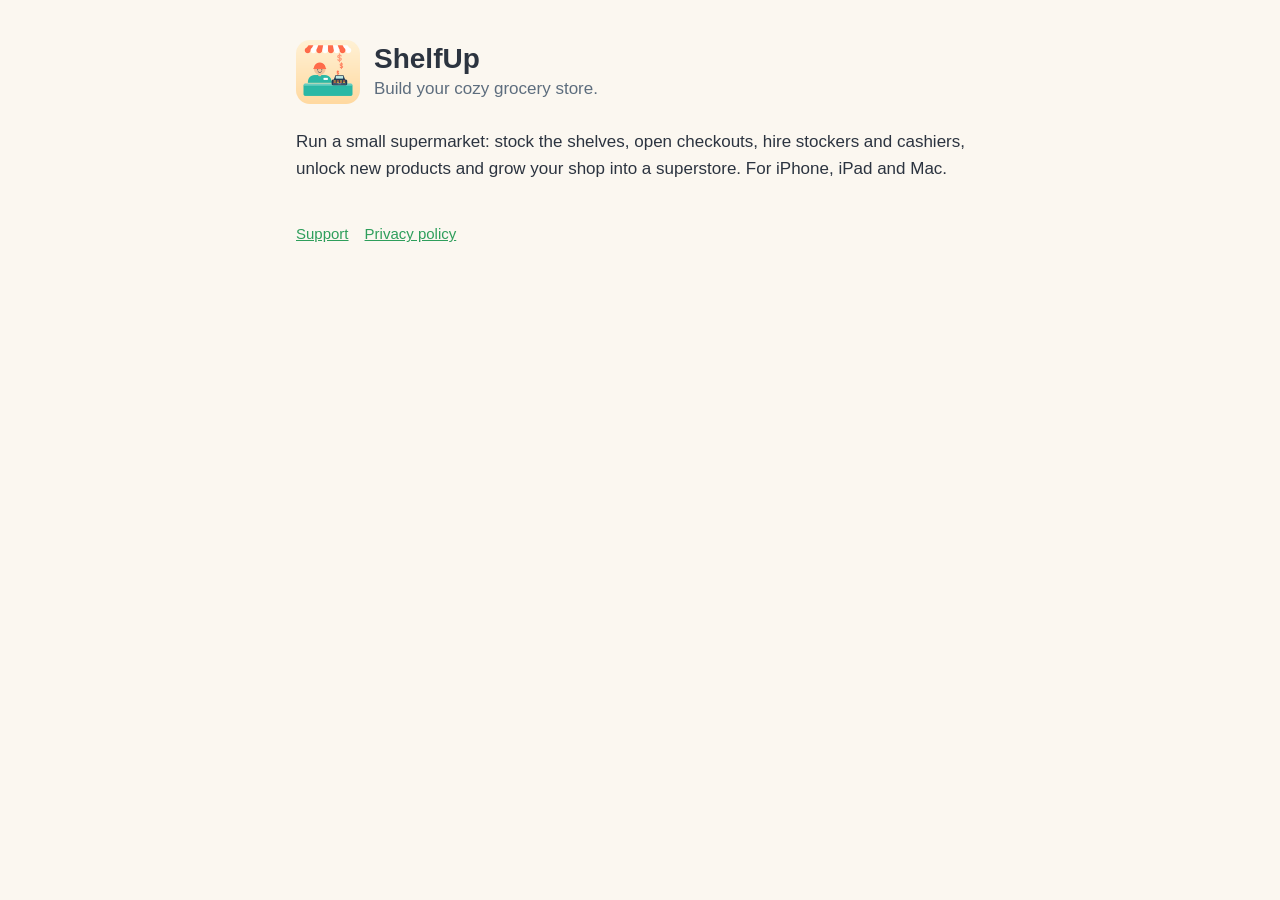
<file: index.html>
<!doctype html>
<html lang="en">
<head>
<meta charset="utf-8"><meta name="viewport" content="width=device-width, initial-scale=1">
<title>ShelfUp</title>
<link rel="stylesheet" href="style.css">
</head>
<body><main>
<header><img src="icon.png" alt=""><div><h1>ShelfUp</h1><p>Build your cozy grocery store.</p></div></header>
<p>Run a small supermarket: stock the shelves, open checkouts, hire stockers and cashiers, unlock new
products and grow your shop into a superstore. For iPhone, iPad and Mac.</p>
<nav><a href="support.html">Support</a><a href="privacy.html">Privacy policy</a></nav>
</main></body>
</html>
</file>
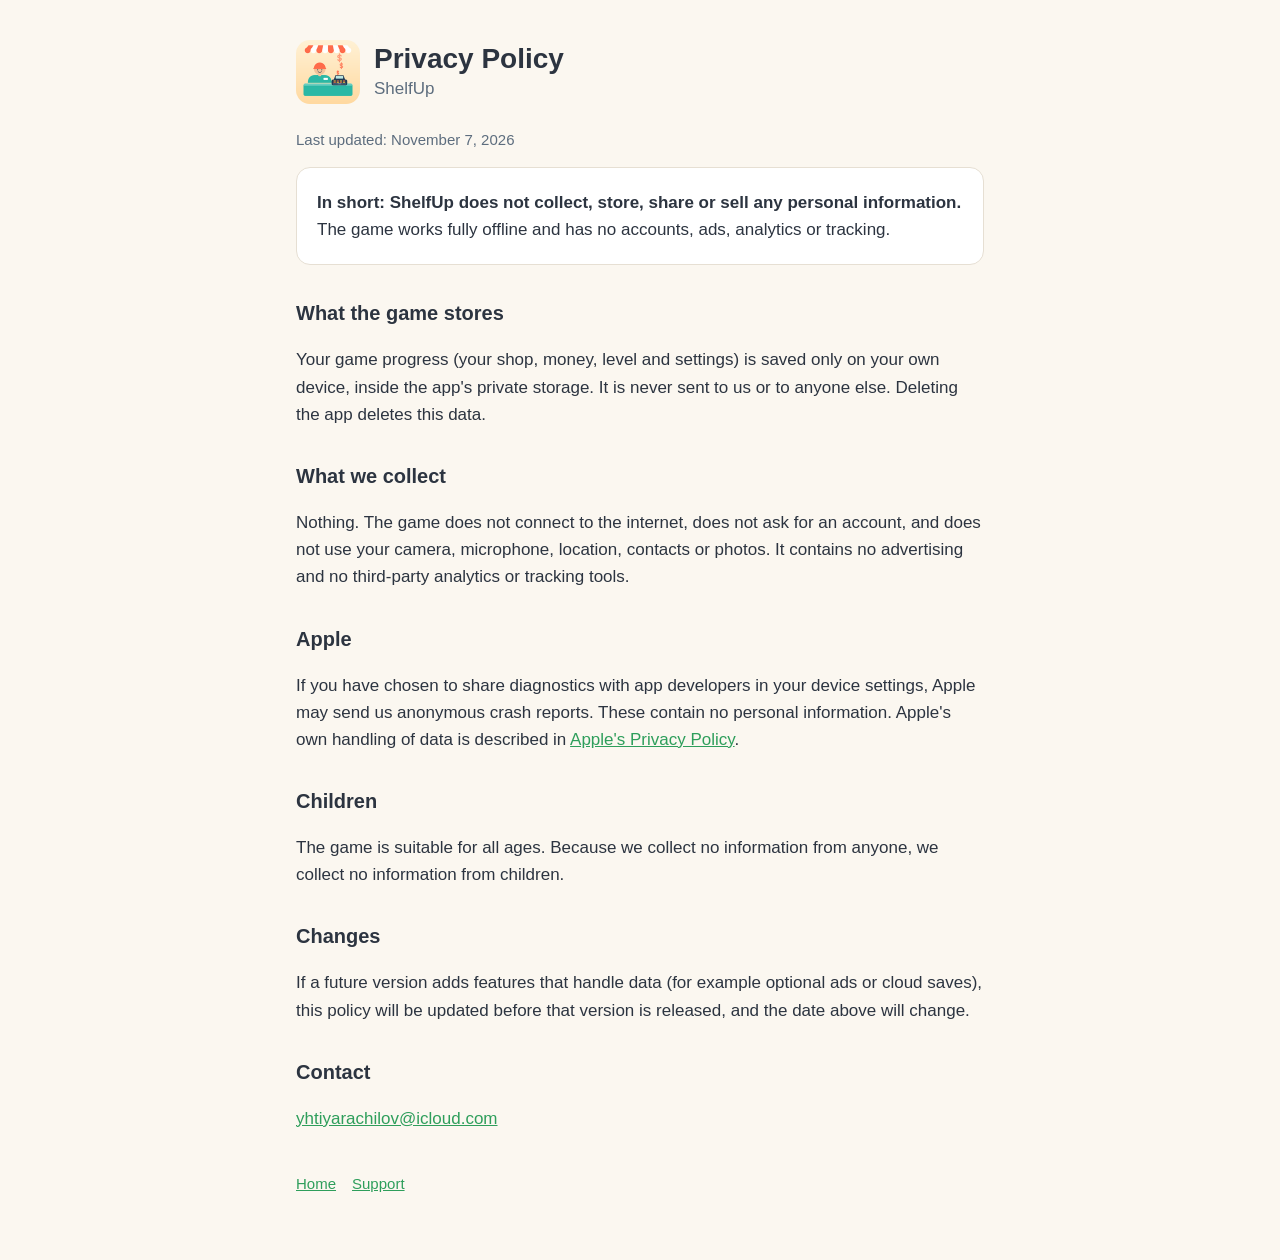
<file: privacy.html>
<!doctype html>
<html lang="en">
<head>
<meta charset="utf-8"><meta name="viewport" content="width=device-width, initial-scale=1">
<title>Privacy Policy</title>
<link rel="stylesheet" href="style.css">
</head>
<body><main>
<header><img src="icon.png" alt=""><div><h1>Privacy Policy</h1><p>ShelfUp</p></div></header>
<p class="muted">Last updated: November 7, 2026</p>

<div class="card">
<p><strong>In short: ShelfUp does not collect, store, share or sell any personal information.</strong>
The game works fully offline and has no accounts, ads, analytics or tracking.</p>
</div>

<h2>What the game stores</h2>
<p>Your game progress (your shop, money, level and settings) is saved only on your own device, inside the
app's private storage. It is never sent to us or to anyone else. Deleting the app deletes this data.</p>

<h2>What we collect</h2>
<p>Nothing. The game does not connect to the internet, does not ask for an account, and does not use your
camera, microphone, location, contacts or photos. It contains no advertising and no third-party analytics
or tracking tools.</p>

<h2>Apple</h2>
<p>If you have chosen to share diagnostics with app developers in your device settings, Apple may send us
anonymous crash reports. These contain no personal information. Apple's own handling of data is described in
<a href="https://www.apple.com/legal/privacy/">Apple's Privacy Policy</a>.</p>

<h2>Children</h2>
<p>The game is suitable for all ages. Because we collect no information from anyone, we collect no
information from children.</p>

<h2>Changes</h2>
<p>If a future version adds features that handle data (for example optional ads or cloud saves), this policy
will be updated before that version is released, and the date above will change.</p>

<h2>Contact</h2>
<p><a href="mailto:yhtiyarachilov@icloud.com">yhtiyarachilov@icloud.com</a></p>

<nav><a href="index.html">Home</a><a href="support.html">Support</a></nav>
</main></body>
</html>
</file>
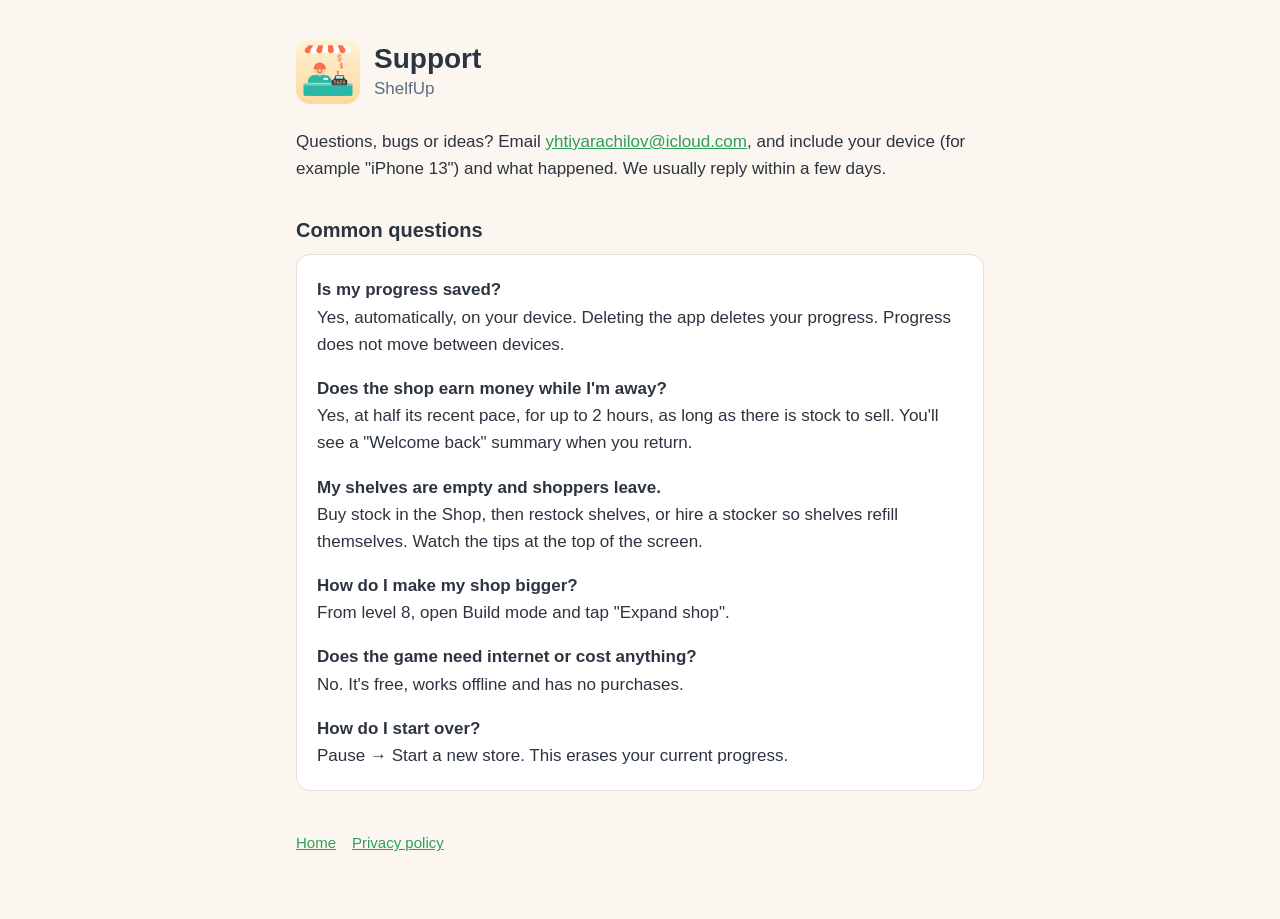
<file: support.html>
<!doctype html>
<html lang="en">
<head>
<meta charset="utf-8"><meta name="viewport" content="width=device-width, initial-scale=1">
<title>Support</title>
<link rel="stylesheet" href="style.css">
</head>
<body><main>
<header><img src="icon.png" alt=""><div><h1>Support</h1><p>ShelfUp</p></div></header>
<p>Questions, bugs or ideas? Email <a href="mailto:yhtiyarachilov@icloud.com">yhtiyarachilov@icloud.com</a>, and
include your device (for example "iPhone 13") and what happened. We usually reply within a few days.</p>

<h2>Common questions</h2>
<div class="card">
<p><strong>Is my progress saved?</strong><br>Yes, automatically, on your device. Deleting the app deletes your
progress. Progress does not move between devices.</p>
<p><strong>Does the shop earn money while I'm away?</strong><br>Yes, at half its recent pace, for up to 2 hours,
as long as there is stock to sell. You'll see a "Welcome back" summary when you return.</p>
<p><strong>My shelves are empty and shoppers leave.</strong><br>Buy stock in the Shop, then restock shelves, or
hire a stocker so shelves refill themselves. Watch the tips at the top of the screen.</p>
<p><strong>How do I make my shop bigger?</strong><br>From level 8, open Build mode and tap "Expand shop".</p>
<p><strong>Does the game need internet or cost anything?</strong><br>No. It's free, works offline and has no
purchases.</p>
<p><strong>How do I start over?</strong><br>Pause → Start a new store. This erases your current progress.</p>
</div>

<nav><a href="index.html">Home</a><a href="privacy.html">Privacy policy</a></nav>
</main></body>
</html>
</file>
<file: style.css>
:root { --bg:#fbf7f0; --fg:#2c3440; --muted:#5d6d7e; --card:#ffffff; --accent:#2e9e5b; --line:#e6dfd3; }
@media (prefers-color-scheme: dark) { :root { --bg:#1d2127; --fg:#e9edf1; --muted:#aab4c0; --card:#262b33; --accent:#5fd08c; --line:#38404b; } }
* { box-sizing: border-box; }
body { margin:0; background:var(--bg); color:var(--fg); font:17px/1.6 -apple-system, BlinkMacSystemFont, "Segoe UI", Roboto, sans-serif; }
main { max-width:720px; margin:0 auto; padding:40px 16px 64px; }
header { display:flex; align-items:center; gap:14px; margin-bottom:24px; }
header img { width:64px; height:64px; border-radius:14px; }
header p { margin:0; color:var(--muted); }
h1 { font-size:28px; margin:0; line-height:1.2; }
h2 { font-size:20px; margin:32px 0 8px; }
a { color:var(--accent); }
.card { background:var(--card); border:1px solid var(--line); border-radius:14px; padding:4px 20px; }
.muted { color:var(--muted); font-size:15px; }
nav { margin-top:40px; font-size:15px; }
nav a { margin-right:16px; }
</file>
